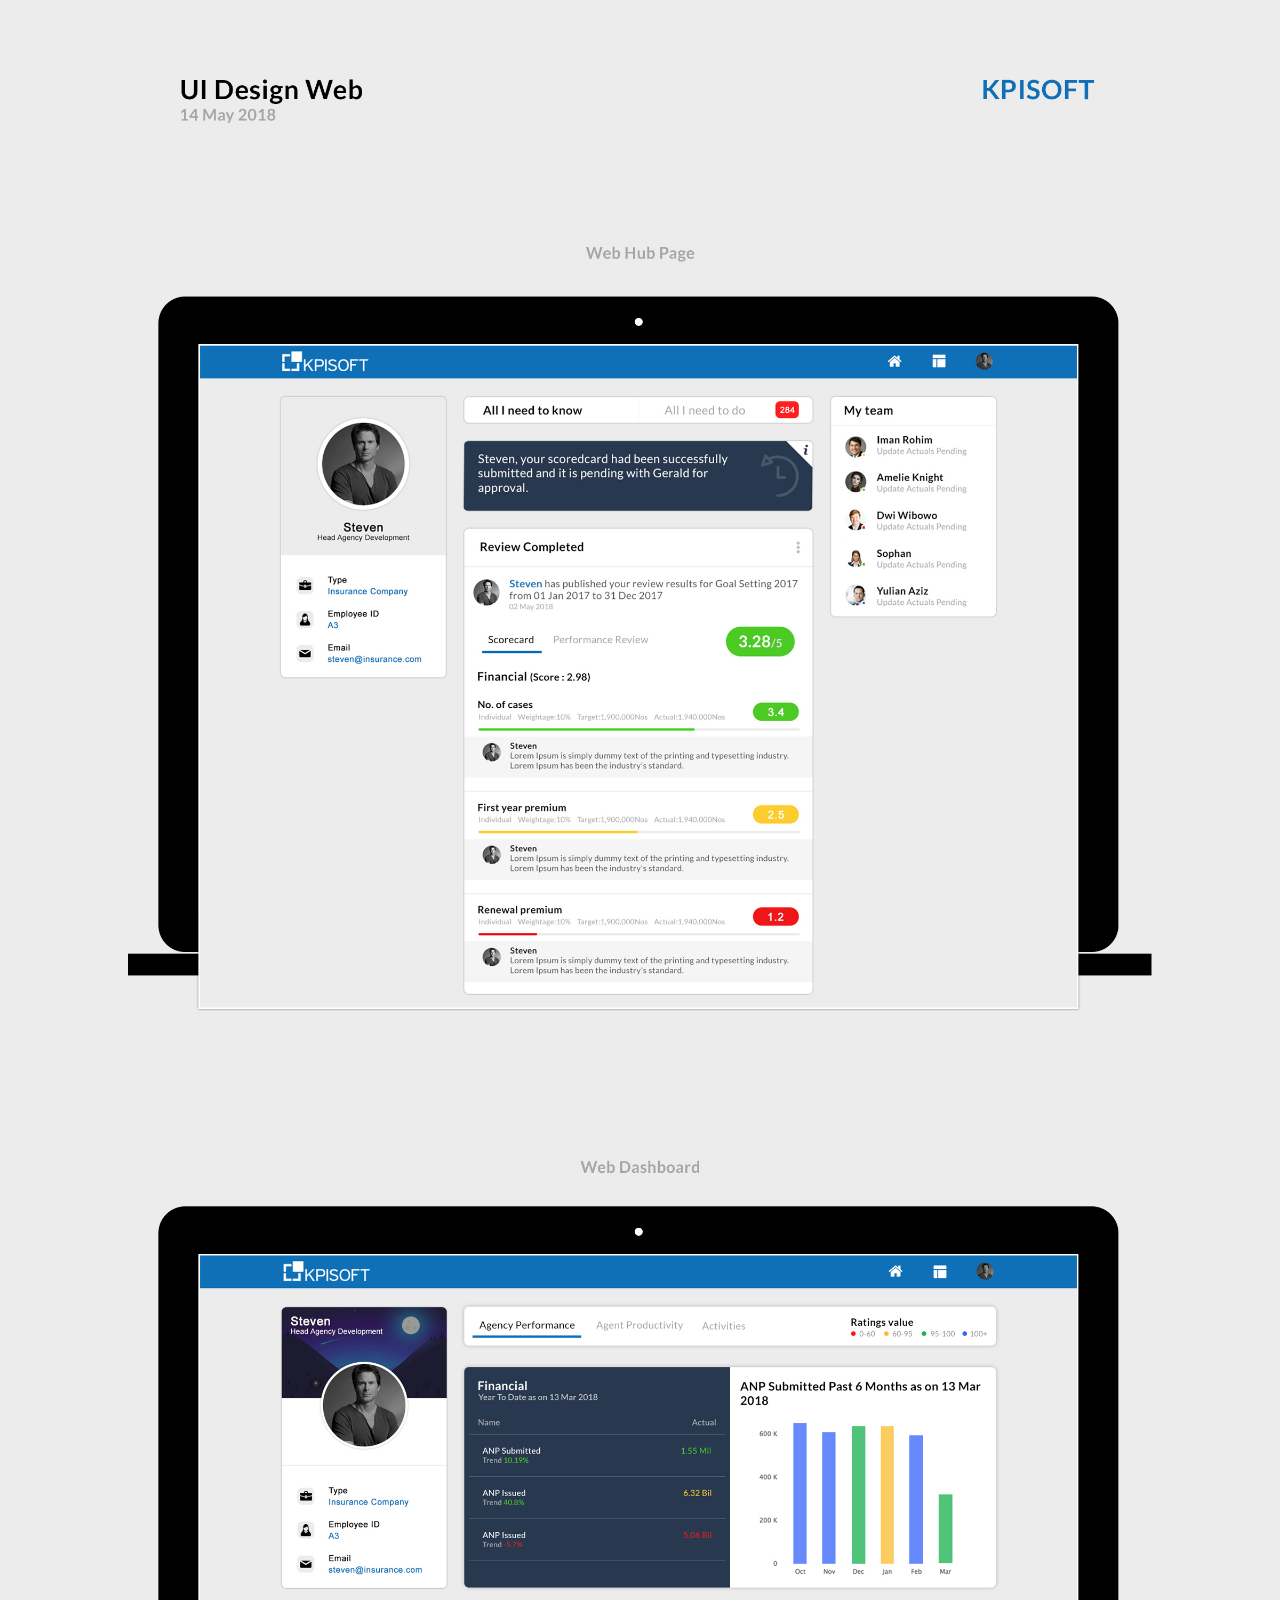
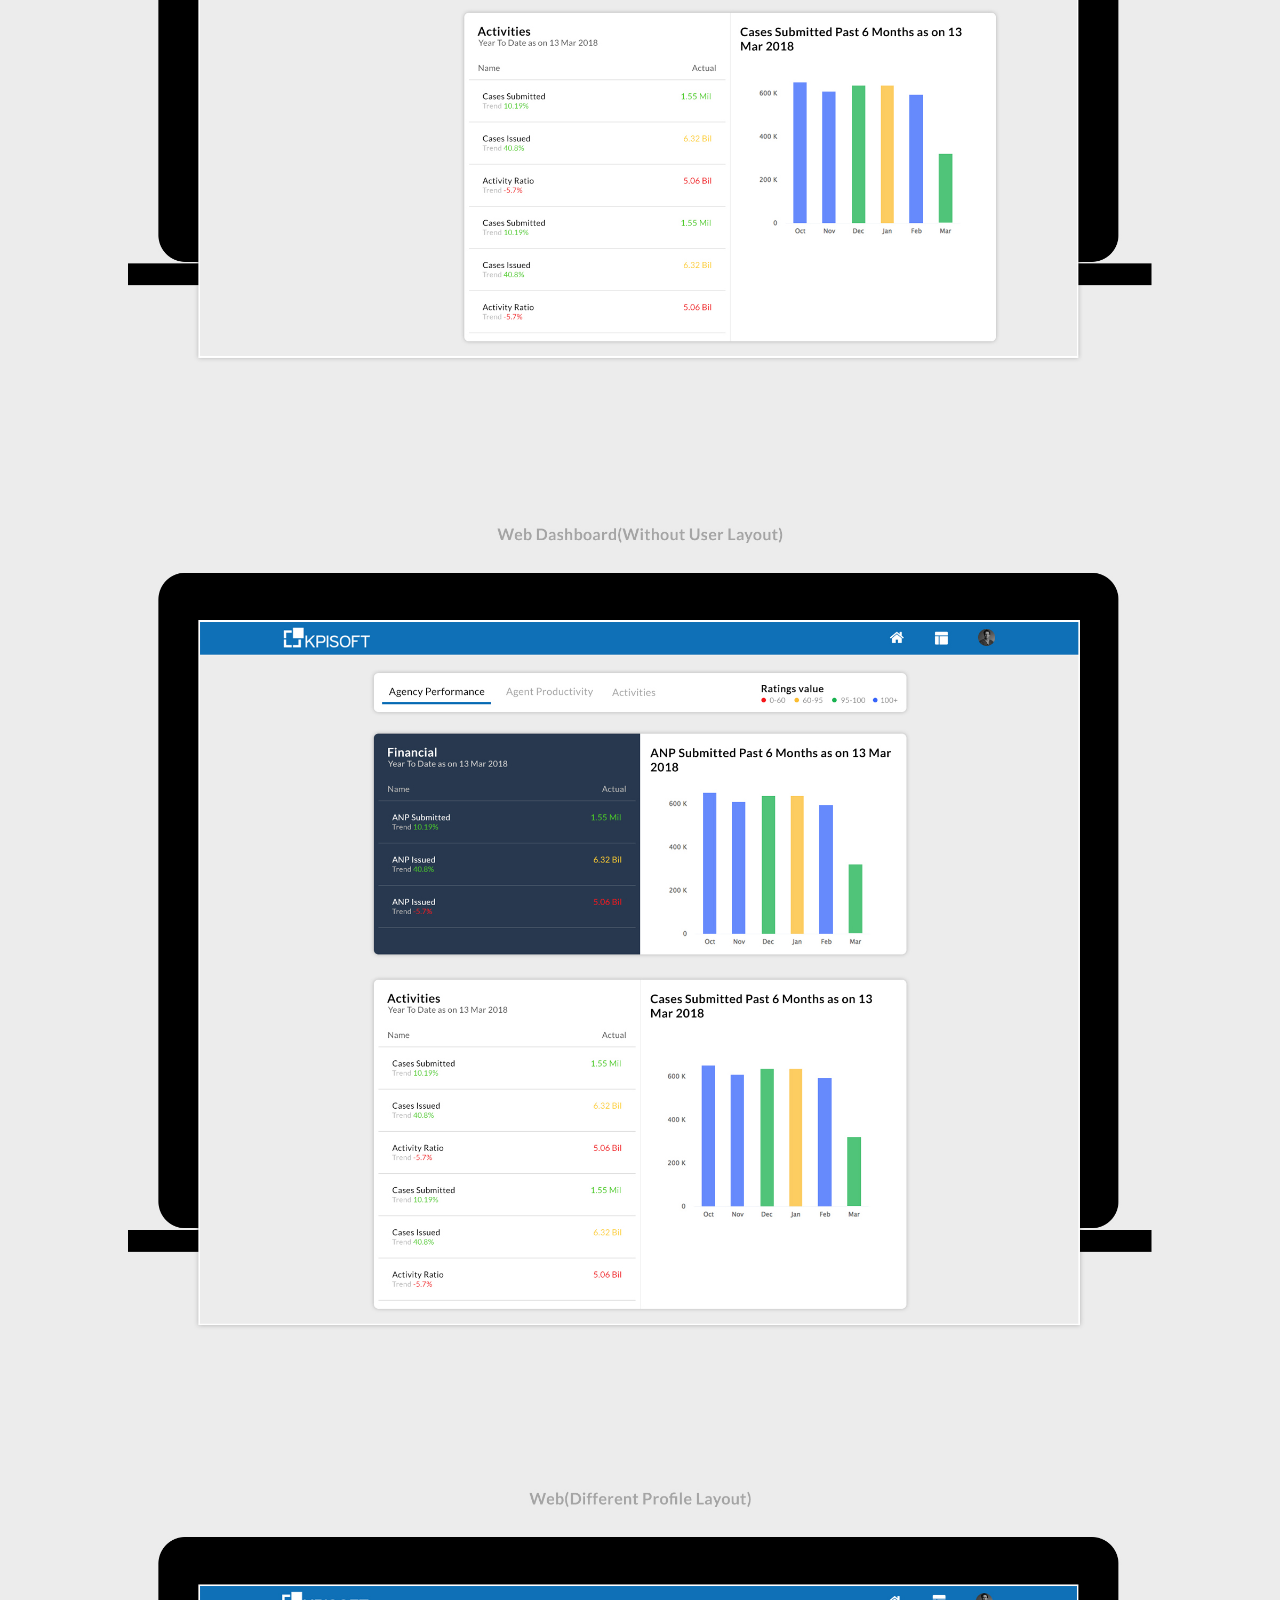
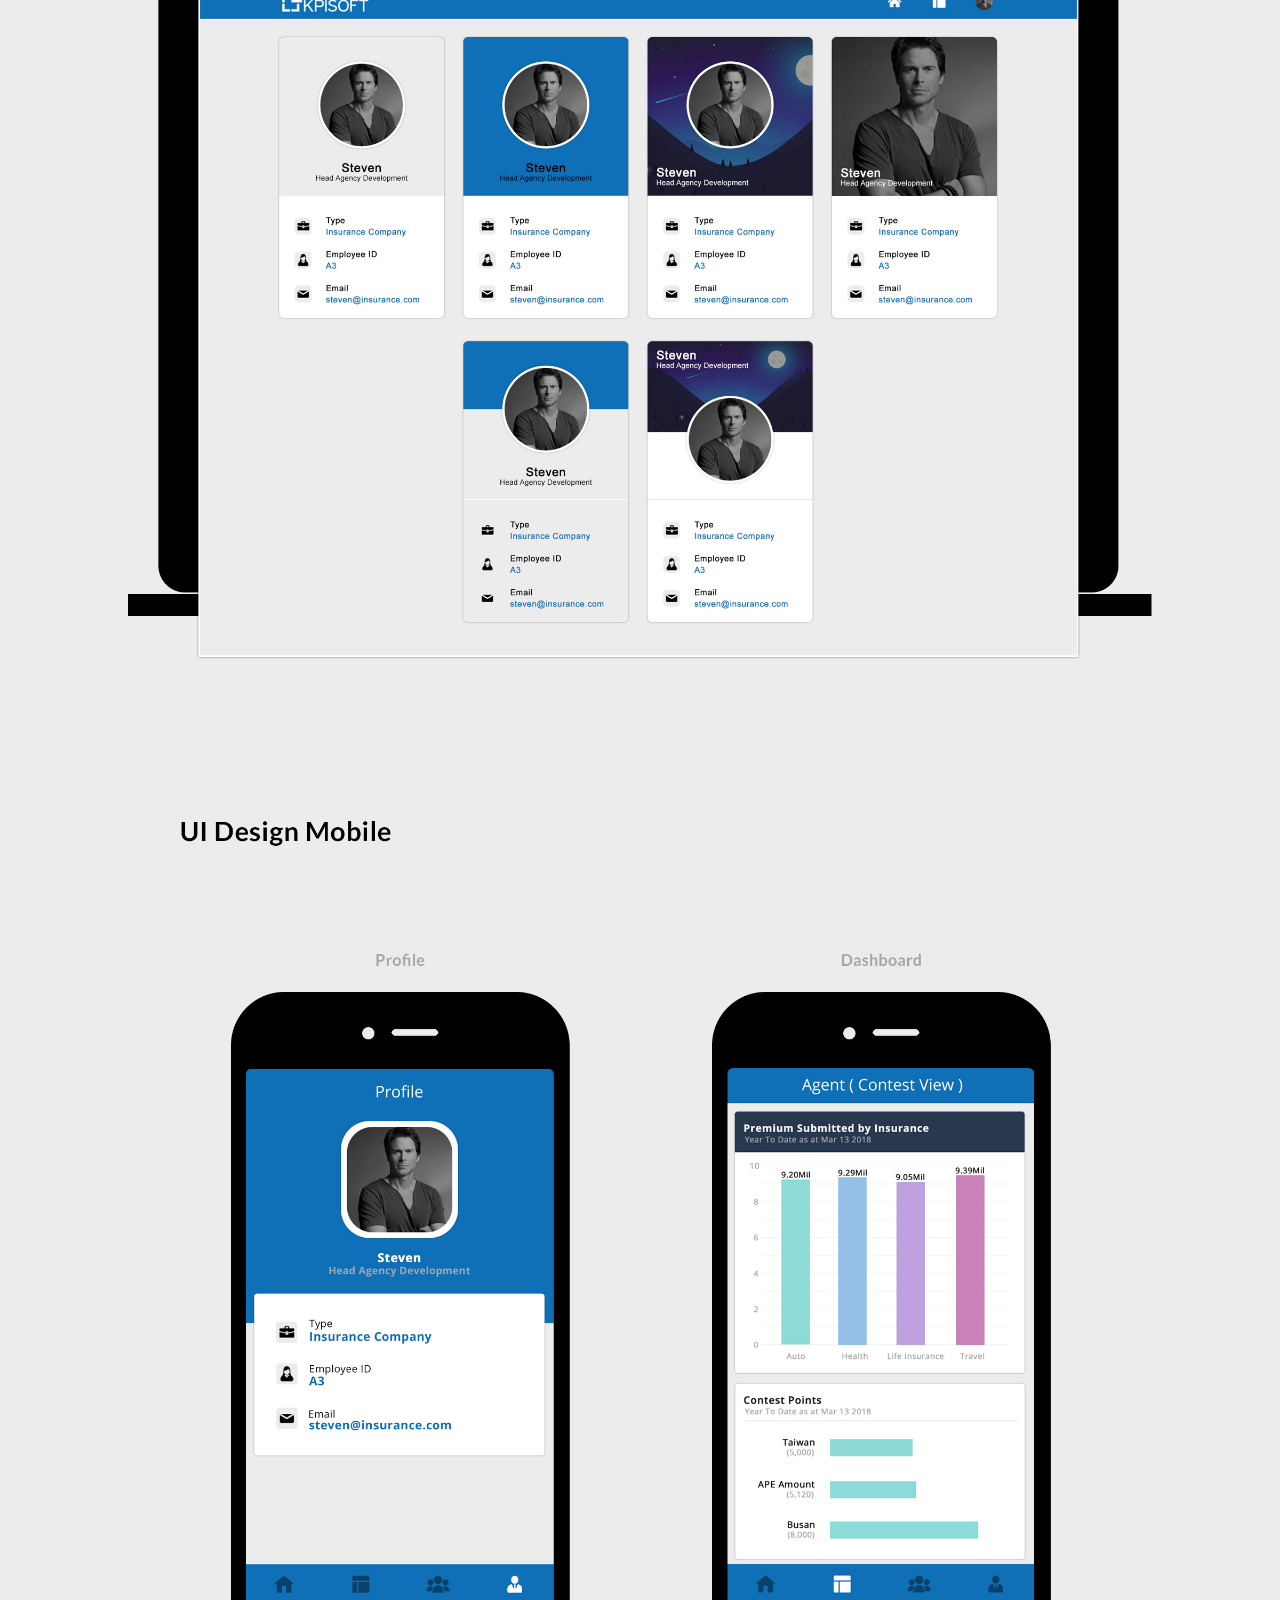
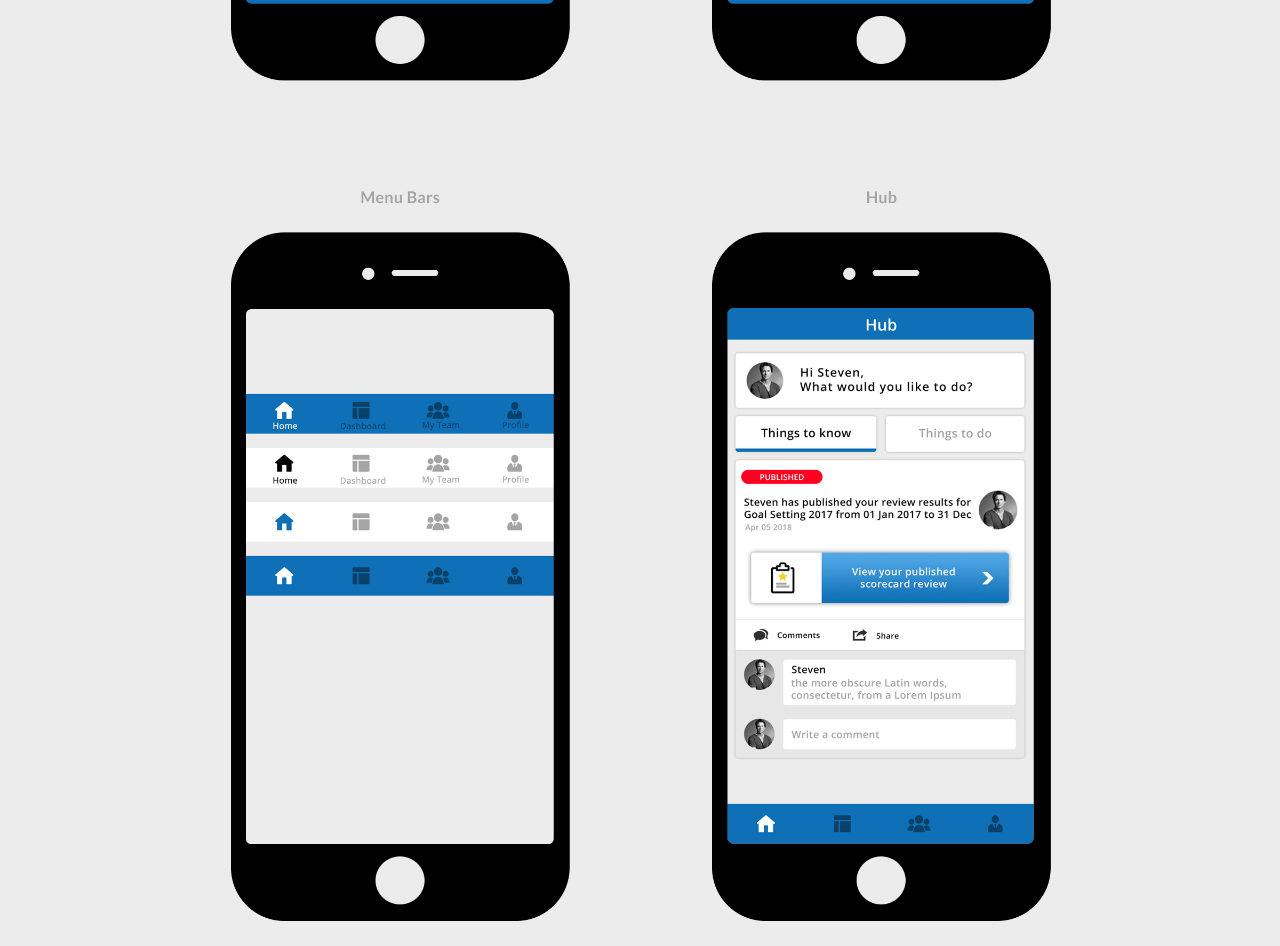
<file: index.html>
<!DOCTYPE html>
<html>
<title>UI Design</title>
<meta name="viewport" content="width=device-width, initial-scale=1">
<link rel="stylesheet" href="css/bootstrap.min.css">
<style>
    @media only screen and (min-width: 600px) {
      .wrap
    {
        width: 80%; margin: 0px auto;
    }  
    }
</style>
<body style="background-color: #ececec">
<div class="wrap">
    <img src="images/View.jpg" class="img-fluid" alt="Responsive image">
</div>

</body>
</html>
</file>
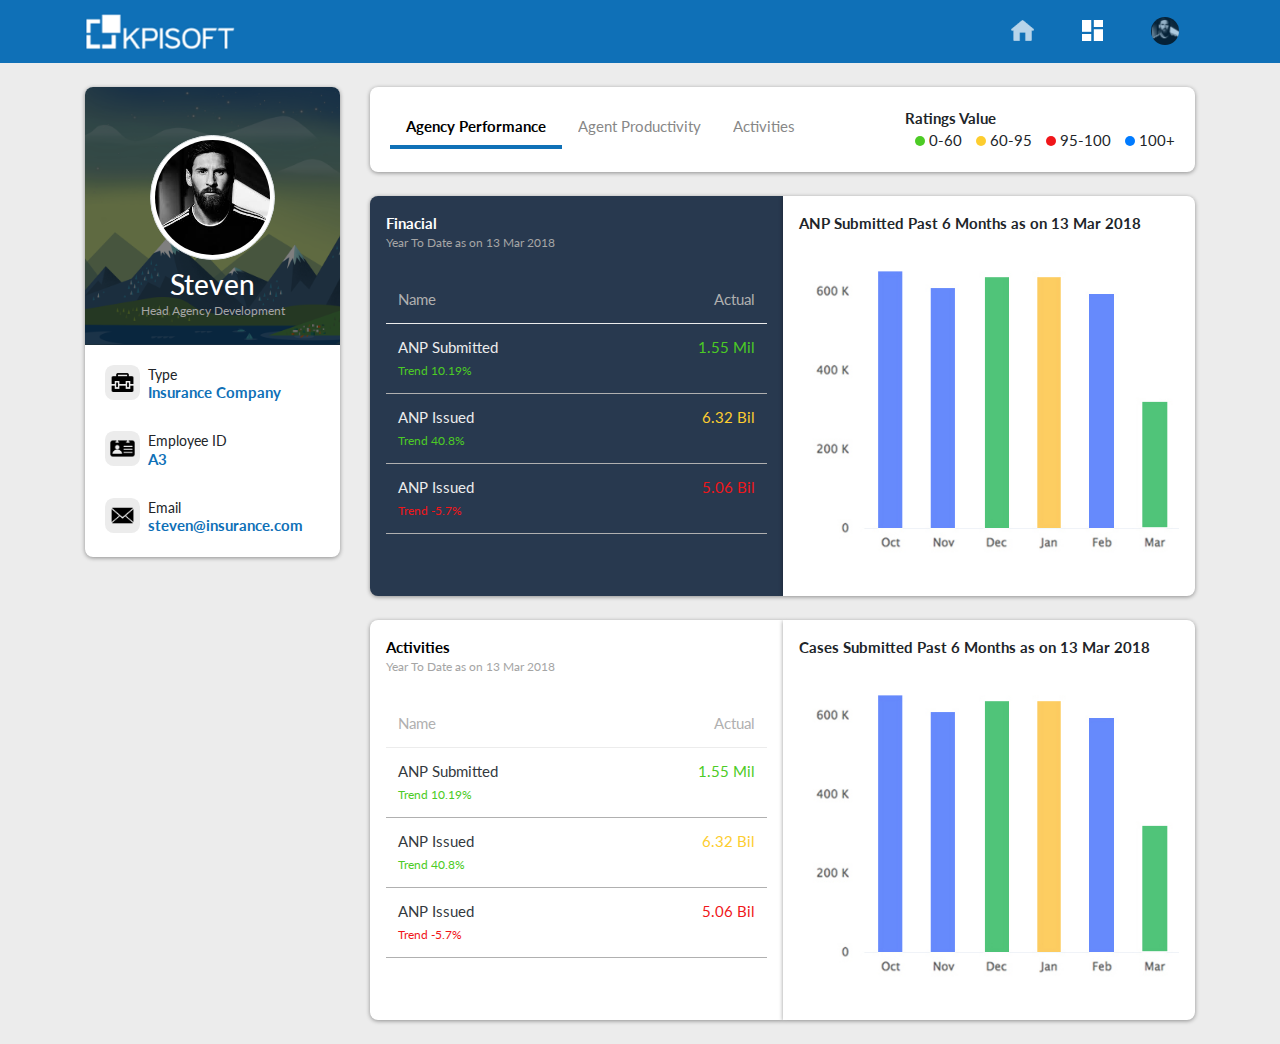
<file: dashboard.html>
<!doctype html>
<html>
<head>
<meta charset="utf-8">
<title>KPISoft</title>
<meta charset="utf-8">
<meta name="viewport" content="width=device-width, initial-scale=1">
<link rel="stylesheet" href="https://stackpath.bootstrapcdn.com/bootstrap/4.1.0/css/bootstrap.min.css">
<script src="https://code.jquery.com/jquery-3.3.1.slim.min.js"></script>
<script src="https://cdnjs.cloudflare.com/ajax/libs/popper.js/1.14.0/umd/popper.min.js"></script>
<script src="https://stackpath.bootstrapcdn.com/bootstrap/4.1.0/js/bootstrap.min.js"></script>
<link href="css/stylesheet.css" rel="stylesheet" type="text/css">
</head>

<body>
<!--Open Header-->
<nav class="navbar navbar-expand-lg">
  <div class="container"> <a class="navbar-brand" href="#"><img src="images/logo.png" width="150px"></a>
    <button class="navbar-toggler" type="button" data-toggle="collapse" data-target="#navbarText" aria-controls="navbarText" aria-expanded="false" aria-label="Toggle navigation"> <span class="navbar-toggler-icon"></span> </button>
    <div class="collapse navbar-collapse" id="navbarText">
      <ul class="navbar-nav mr-auto">
      </ul>
      <ul class="navbar-nav ml-auto">
        <li class="nav-item"> <a class="nav-link" href="home.html"><img src="images/home_w.png" class="mr-2" width="23px"><span class="menu-name">Home</span></a> </li>
        <li class="nav-item px-4 nopadding"> <a class="nav-link active" href="dashboard.html"><img src="images/dashboard.png" class="mr-2" width="21px"><span class="menu-name">Dashboard</span></a> </li>
        <li class="nav-item"> <a class="nav-link" href="#"><img src="images/steven.jpg" class="rounded-circle mr-2" width="28px"><span class="menu-name">Profile</span></a> </li>
      </ul>
    </div>
  </div>
</nav>
<!--Close Header-->

<div class="container">
  <div class="row"> 
    <!--Open Left Panel-->
    <div class="col-md-3 mt-4">
      <div class="card">
        <div class="card-header text-center pt-5 pb-4 bg-gray pf-bg"> <img src="images/steven.jpg" class="img-thumbnail pf-img">
          <h3 class="m-0 mt-2 text-white">Steven</h3>
          <p class="small">Head Agency Development</p>
        </div>
        <div class="card-body pb-0">
          <ul class="list-unstyled">
            <li class="media"> <img class="pf-icon mr-2" src="images/type.png" alt="">
              <div class="media-body">
                <p class="font-sm">Type</p>
                <b class="pf-tag">Insurance Company</b> </div>
            </li>
            <li class="media my-4"> <img class="pf-icon mr-2" src="images/id.png" alt="">
              <div class="media-body">
                <p class="font-sm">Employee ID</p>
                <b class="pf-tag">A3</b> </div>
            </li>
            <li class="media"> <img class="pf-icon mr-2" src="images/email.png" alt="">
              <div class="media-body">
                <p class="font-sm">Email</p>
                <b class="pf-tag">steven@insurance.com</b> </div>
            </li>
          </ul>
        </div>
      </div>
    </div>
    <!--Close Left Panel--> 
    <!--Open Middle Panel-->
    <div class="col-md-9 mt-4">
      <div class="row">
        <div class="col-12">
          <div class="card">
            <div class="card-body">
              <ul class="nav tabs float-left display-none-mobile">
                <li class="nav-item"> <a class="nav-link active" href="#">Agency Performance</a> </li>
                <li class="nav-item"> <a class="nav-link" href="#">Agent Productivity</a> </li>
                <li class="nav-item"> <a class="nav-link" href="#">Activities</a> </li>
              </ul>
              <select class="form-control mb-3 display-none-web">
                <option>Agency Performance</option>
                <option>Agent Productivity</option>
                <option>Activities</option>
              </select>
              <span class="float-right"> <b>Ratings Value</b>
              <p class="">
                            <div class="bg-green d-inline-block graph-rating"></div>
              0-60
              <div class="bg-yellow d-inline-block graph-rating"></div>
              60-95
              <div class="bg-red d-inline-block graph-rating"></div>
              95-100
              <div class="bg-primary d-inline-block graph-rating"></div>
              100+
              </p>
              </span> </div>
          </div>
        </div>
      </div>
      <div class="row my-4">
        <div class="col-md-6 pr-0 pr-mobile">
          <div class="graph-left p-3"> <b>Finacial</b>
            <div class="small">Year To Date as on 13 Mar 2018</div>
            <table class="table mt-4">
              <thead>
                <tr>
                  <th scope="col">Name</th>
                  <th scope="col" class="text-right">Actual</th>
                </tr>
              </thead>
              <tbody>
                <tr>
                  <th scope="row"><p>ANP Submitted</p>
                    <small class="text-green">Trend 10.19%</small></th>
                  <td class="text-right text-green">1.55 Mil</td>
                </tr>
                <tr>
                  <th scope="row"><p>ANP Issued</p>
                    <small class="text-green">Trend 40.8%</small></th>
                  <td class="text-right text-yellow">6.32 Bil</td>
                </tr>
                <tr>
                  <th scope="row"><p>ANP Issued</p>
                    <small class="text-red">Trend -5.7%</small></th>
                  <td class="text-right text-red">5.06 Bil</td>
                </tr>
              </tbody>
            </table>
          </div>
        </div>
        <div class="col-md-6 pl-0 pl-mobile">
          <div class="graph-right p-3"> <b>ANP Submitted Past 6 Months as on 13 Mar 2018</b> <img src="images/graph.jpg" class="img-fluid mt-4"> </div>
        </div>
      </div>
      <div class="row my-4">
        <div class="col-md-6 pr-0 pr-mobile">
          <div class="bg-white text-black graph-left p-3"> <b>Activities</b>
            <div class="small">Year To Date as on 13 Mar 2018</div>
            <table class="table mt-4">
              <thead>
                <tr>
                  <th scope="col">Name</th>
                  <th scope="col" class="text-right">Actual</th>
                </tr>
              </thead>
              <tbody>
                <tr>
                  <th scope="row"><p class="text-dark">ANP Submitted</p>
                    <small class="text-green">Trend 10.19%</small></th>
                  <td class="text-right text-green">1.55 Mil</td>
                </tr>
                <tr>
                  <th scope="row"><p class="text-dark">ANP Issued</p>
                    <small class="text-green">Trend 40.8%</small></th>
                  <td class="text-right text-yellow">6.32 Bil</td>
                </tr>
                <tr>
                  <th scope="row"><p class="text-dark">ANP Issued</p>
                    <small class="text-red">Trend -5.7%</small></th>
                  <td class="text-right text-red">5.06 Bil</td>
                </tr>
              </tbody>
            </table>
          </div>
        </div>
        <div class="col-md-6 pl-0 pl-mobile">
          <div class="graph-right p-3"> <b>Cases Submitted Past 6 Months as on 13 Mar 2018</b> <img src="images/graph.jpg" class="img-fluid mt-4"> </div>
        </div>
      </div>
    </div>
    <!--Close Middle Panel--> 
    
  </div>
</div>
</body>
</html>
</file>
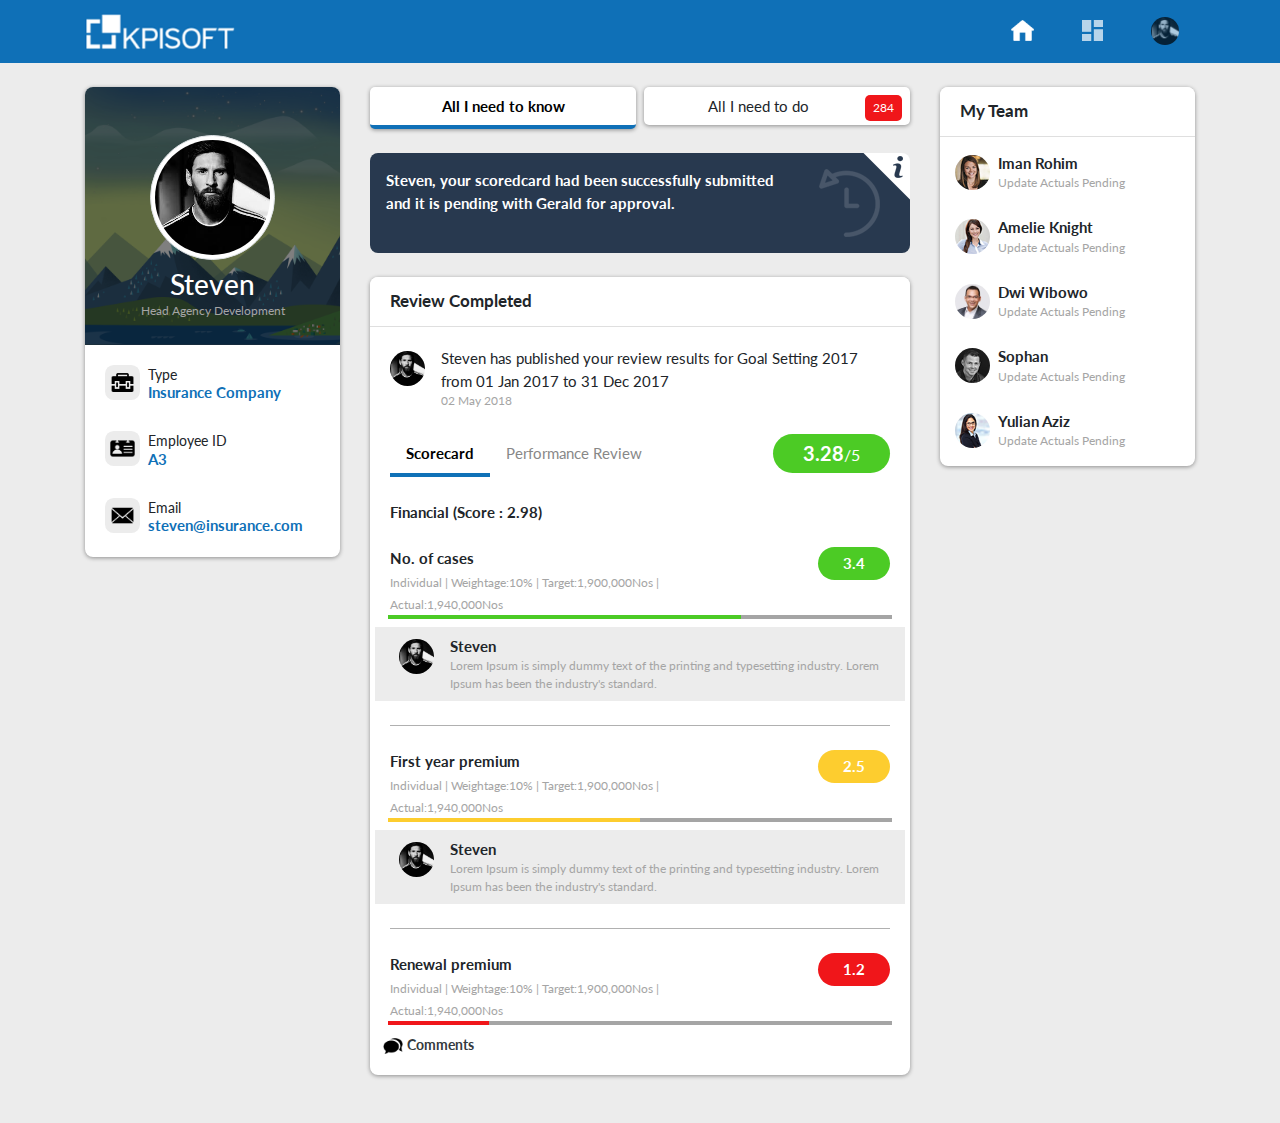
<file: home.html>
<!doctype html>
<html>
<head>
<meta charset="utf-8">
<title>KPISoft</title>
<meta charset="utf-8">
<meta name="viewport" content="width=device-width, initial-scale=1">
<link rel="stylesheet" href="https://stackpath.bootstrapcdn.com/bootstrap/4.1.0/css/bootstrap.min.css">
<script src="https://code.jquery.com/jquery-3.3.1.slim.min.js"></script>
<script src="https://cdnjs.cloudflare.com/ajax/libs/popper.js/1.14.0/umd/popper.min.js"></script>
<script src="https://stackpath.bootstrapcdn.com/bootstrap/4.1.0/js/bootstrap.min.js"></script>
<link href="css/stylesheet.css" rel="stylesheet" type="text/css">
</head>

<body>
<!--Open Header-->
<nav class="navbar navbar-expand-lg">
  <div class="container"> <a class="navbar-brand" href="#"><img src="images/logo.png" width="150px"></a>
    <button class="navbar-toggler" type="button" data-toggle="collapse" data-target="#navbarText" aria-controls="navbarText" aria-expanded="false" aria-label="Toggle navigation"> <span class="navbar-toggler-icon"></span> </button>
    <div class="collapse navbar-collapse" id="navbarText">
      <ul class="navbar-nav mr-auto">
      </ul>
      <ul class="navbar-nav ml-auto">
        <li class="nav-item"> <a class="nav-link active" href="home.html"><img src="images/home_w.png" class="mr-2" width="23px"><span class="menu-name">Home</span></a> </li>
        <li class="nav-item px-4 nopadding"> <a class="nav-link" href="dashboard.html"><img src="images/dashboard.png" class="mr-2" width="21px"><span class="menu-name">Dashboard</span></a> </li>
        <li class="nav-item"> <a class="nav-link" href="#"><img src="images/steven.jpg" class="rounded-circle mr-2" width="28px"><span class="menu-name">Profile</span></a> </li>
      </ul>
    </div>
  </div>
</nav>
<!--Close Header-->

<div class="container">
  <div class="row"> 
    <!--Open Left Panel-->
    <div class="col-md-3 mt-4 pf-box">
      <div class="card">
        <div class="card-header text-center pt-5 pb-4 bg-gray pf-bg"> <img src="images/steven.jpg" class="img-thumbnail pf-img">
          <h3 class="m-0 mt-2 text-white">Steven</h3>
          <p class="small">Head Agency Development</p>
        </div>
        <div class="card-body pb-0">
          <ul class="list-unstyled">
            <li class="media"> <img class="pf-icon mr-2" src="images/type.png" alt="">
              <div class="media-body">
                <p class="font-sm">Type</p>
                <b class="pf-tag">Insurance Company</b> </div>
            </li>
            <li class="media my-4"> <img class="pf-icon mr-2" src="images/id.png" alt="">
              <div class="media-body">
                <p class="font-sm">Employee ID</p>
                <b class="pf-tag">A3</b> </div>
            </li>
            <li class="media"> <img class="pf-icon mr-2" src="images/email.png" alt="">
              <div class="media-body">
                <p class="font-sm">Email</p>
                <b class="pf-tag">steven@insurance.com</b> </div>
            </li>
          </ul>
        </div>
      </div>
    </div>
    <!--Close Left Panel--> 
    <!--Open Middle Panel-->
    <div class="col-md-6 mt-4">
      <div class="row text-center m-0">
        <div class="col-6 pl-0 pr-1">
          <div class="card p-2 main-tab active">All I need to know</div>
        </div>
        <div class="col-6 pr-0 pl-1">
          <div class="card p-2 main-tab d-block" >All I need to do <small class="scoreinfo bg-red text-white py-1 px-2 float-right">284</small> </div>
        </div>
      </div>
      <div class="pending p-3 my-4">Steven, your scoredcard had been successfully submitted and it is pending with Gerald for approval.</div>
      <div class="card">
        <div class="card-header"><b class="font-big">Review Completed</b></div>
        <div class="card-body">
          <div class="row">
            <div class="col-12">
              <div class="media"> <img class="profile-img-sm mr-3 mt-1" src="images/steven.jpg" alt="">
                <div class="media-body">
                  <p class="m-0">Steven has published your review results for Goal Setting 2017 from 01 Jan 2017 to 31 Dec 2017</p>
                  <p class="small">02 May 2018</p>
                </div>
              </div>
            </div>
          </div>
          <div class="row mt-4">
            <div class="col-md-3 order-md-2"> <span class="score bg-green text-white">3.28<small class="text-white">/5</small></span> </div>
            <div class="col-md-9">
              <ul class="nav tabs">
                <li class="nav-item"> <a class="nav-link active" href="#">Scorecard</a> </li>
                <li class="nav-item"> <a class="nav-link" href="#">Performance Review</a> </li>
              </ul>
            </div>
          </div>
          <div class="row">
            <div class="col-12 mt-4 mb-4"><b>Financial (Score : 2.98)</b></div>
          </div>
          <div class="row">
            <div class="col-9">
              <p class="m-0"><b>No. of cases</b></p>
              <small>Individual | Weightage:10% | Target:1,900,000Nos | Actual:1,940,000Nos</small></div>
            <div class="col-3"><span class="scoreinfo2 float-right bg-green">3.4</span></div>
            <div class="m-auto p-bar">
              <div class="bg-green green-bar"></div>
            </div>
          </div>
          <div class="row mt-2">
            <div class="media p-2 px-4 bg-gray"> <img class="profile-img-sm mr-3 mt-1" src="images/steven.jpg" alt="">
              <div class="media-body"> <b>Steven</b>
                <p class="small">Lorem Ipsum is simply dummy text of the printing and typesetting industry. Lorem Ipsum has been the industry's standard.</p>
              </div>
            </div>
          </div>
          <div class="line my-4"></div>
          <div class="row">
            <div class="col-9">
              <p class="m-0"><b>First year premium</b></p>
              <small>Individual | Weightage:10% | Target:1,900,000Nos | Actual:1,940,000Nos</small></div>
            <div class="col-3"><span class="scoreinfo2 float-right bg-yellow">2.5</span></div>
            <div class="m-auto p-bar">
              <div class="bg-yellow yellow-bar"></div>
            </div>
          </div>
          <div class="row mt-2">
            <div class="media p-2 px-4 bg-gray"> <img class="profile-img-sm mr-3 mt-1" src="images/steven.jpg" alt="">
              <div class="media-body"> <b>Steven</b>
                <p class="small">Lorem Ipsum is simply dummy text of the printing and typesetting industry. Lorem Ipsum has been the industry's standard.</p>
              </div>
            </div>
          </div>
          <div class="line my-4"></div>
          <div class="row">
            <div class="col-9">
              <p class="m-0"><b>Renewal premium</b></p>
              <small>Individual | Weightage:10% | Target:1,900,000Nos | Actual:1,940,000Nos</small></div>
            <div class="col-3"><span class="scoreinfo2 float-right bg-red">1.2</span></div>
            <div class="m-auto p-bar">
              <div class="bg-red red-bar"></div>
            </div>
          </div>
          <div class="row mt-2">
            <p class=""> <a class="ml-2 font-sm" data-toggle="collapse" href="#collapseExample" role="button" aria-expanded="false" aria-controls="collapseExample"> <img src="images/chat.png" width="20px"> <b class="text-dark">Comments</b> </a> </p>
            <div class="collapse mt-2" id="collapseExample">
              <div class="card card-body p-0 comment-drop bg-gray">
                <div class="media p-2 px-4"> <img class="profile-img-sm mr-3 mt-1" src="images/steven.jpg" alt="">
                  <div class="media-body"> <b>Steven</b>
                    <p class="small">Lorem Ipsum is simply dummy text of the printing and typesetting industry. Lorem Ipsum has been the industry's standard.</p>
                  </div>
                </div>
              </div>
            </div>
          </div>
        </div>
      </div>
    </div>
    <!--Close Middle Panel--> 
    <!--Open Right Panel-->
    <div class="col-md-3 myteam mt-4 mb-5">
      <div class="card">
        <div class="card-header"> <b class="font-big">My Team</b> </div>
        <div class="card-body pb-0">
          <ul class="list-unstyled">
            <li class="media"> <img class="profile-img-sm mr-2" src="images/profile1.jpg" alt="">
              <div class="media-body"> <b class="">Iman Rohim</b>
                <p class="small m-0">Update Actuals Pending</p>
              </div>
            </li>
            <li class="media my-4"> <img class="profile-img-sm mr-2" src="images/profile2.jpg" alt="">
              <div class="media-body"> <b class="">Amelie Knight</b>
                <p class="small m-0">Update Actuals Pending</p>
              </div>
            </li>
            <li class="media my-4"> <img class="profile-img-sm mr-2" src="images/profile3.jpg" alt="">
              <div class="media-body"> <b class="">Dwi Wibowo</b>
                <p class="small m-0">Update Actuals Pending</p>
              </div>
            </li>
            <li class="media my-4"> <img class="profile-img-sm mr-2" src="images/profile4.jpg" alt="">
              <div class="media-body"> <b class="">Sophan</b>
                <p class="small m-0">Update Actuals Pending</p>
              </div>
            </li>
            <li class="media"> <img class="profile-img-sm mr-2" src="images/profile5.jpg" alt="">
              <div class="media-body"> <b class="">Yulian Aziz</b>
                <p class="small m-0">Update Actuals Pending</p>
              </div>
            </li>
          </ul>
        </div>
      </div>
    </div>
    <!--Closed Right Panel--> 
    <div class="m-4"></div>
  </div>
</div>
</body>
</html>
</file>
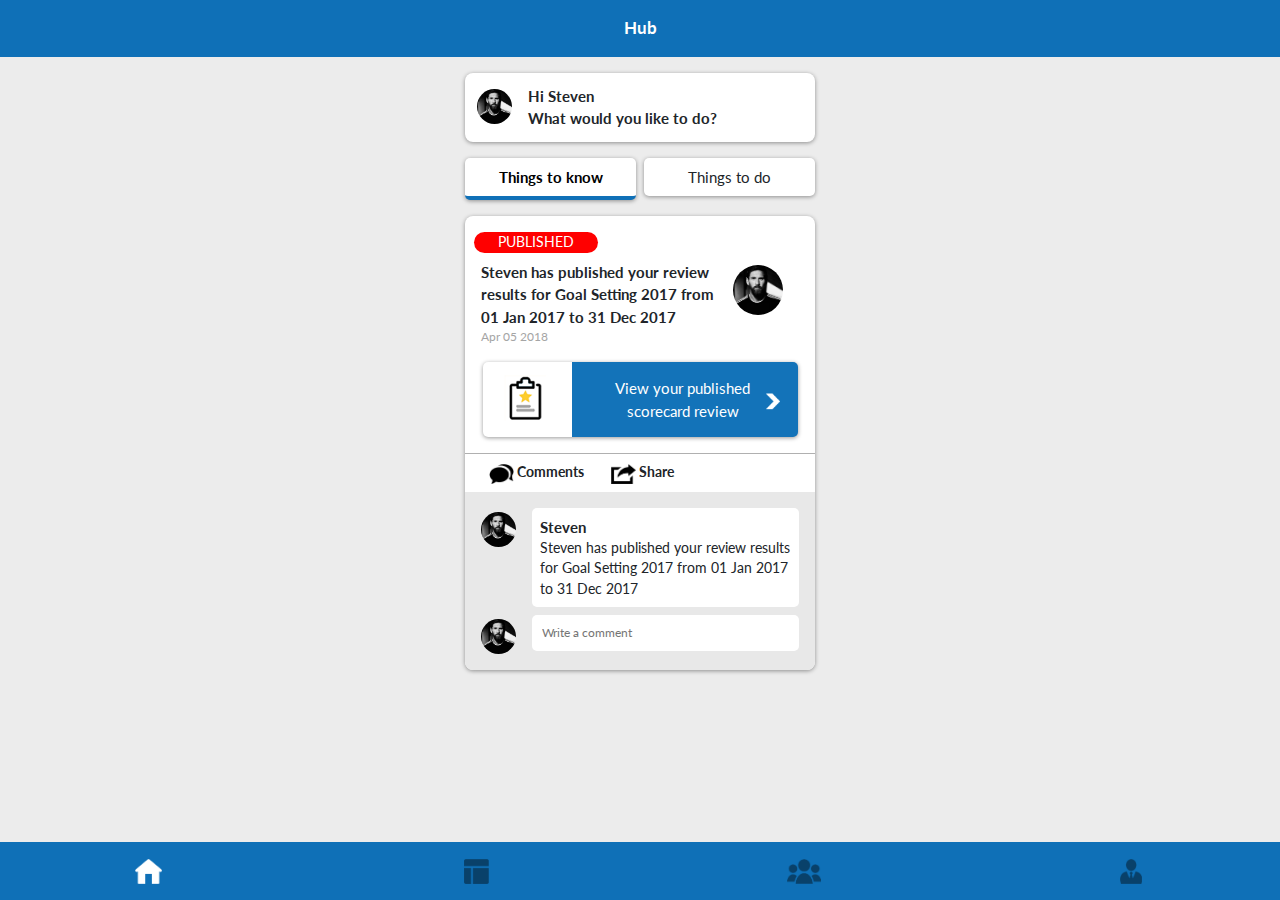
<file: mobile.html>
<!doctype html>
<html>
<head>
<meta charset="utf-8">
<title>KPISoft</title>
<meta charset="utf-8">
<meta name="viewport" content="width=device-width, initial-scale=1">
<meta name="viewport" content="width=device-width, initial-scale=1.0, maximum-scale=1.0, user-scalable=0" />
<link rel="stylesheet" href="https://stackpath.bootstrapcdn.com/bootstrap/4.1.0/css/bootstrap.min.css">
<script src="https://code.jquery.com/jquery-3.3.1.slim.min.js"></script>
<script src="https://cdnjs.cloudflare.com/ajax/libs/popper.js/1.14.0/umd/popper.min.js"></script>
<script src="https://stackpath.bootstrapcdn.com/bootstrap/4.1.0/js/bootstrap.min.js"></script>
<link href="css/stylesheet.css" rel="stylesheet" type="text/css">
</head>

<body>
<!--Open Header-->
<header class="text-center text-white py-3 font-weight-bold font-big">Hub</header>
<!--Close Header-->

<div class="container mb-5">
  <div class="row justify-content-md-center"> 
    
    <!--Open Middle Panel-->
    <div class="col-md-4 mt-3 mb-5">
      <div class="card mb-3 p-1">
        <div class="card-body p-0">
          <div class="media p-2"> <img class="profile-img-sm mr-3 mt-1" src="images/steven.jpg" alt="">
            <div class="media-body"> <b>Hi Steven</b> <br/>
              <b>What would you like to do?</b> </div>
          </div>
        </div>
      </div>
      <div class="row text-center m-0">
        <div class="col-6 pl-0 pr-1">
          <div class="card p-2 main-tab active">Things to know</div>
        </div>
        <div class="col-6 pr-0 pl-1">
          <div class="card p-2 main-tab d-block" >Things to do</div>
        </div>
      </div>
      <div class="card mt-3">
        <div class="card-body p-0">
          <div class="row p-3">
           <div class="published px-4 ml-2 mb-2 font-sm">PUBLISHED</div>
            <div class="col-12">
              <div class="media">
                <div class="media-body mr-1">
                  <p class="m-0 font-weight-bold">Steven has published your review results for Goal Setting 2017 from 01 Jan 2017 to 31 Dec 2017</p>
                  <p class="small">Apr 05 2018</p>
                </div>
                <img class="profile-img-mobile mr-3 mt-1" src="images/steven.jpg" alt=""> </div>
            </div>
          </div>
          <div class="text-center">
            <button class="btn-review">View your published scorecard review</button>
          </div>
          <div class="line mt-3"></div>
          <div class="row p-2 chat-share">
            <div class="col-12 font-sm font-weight-bold"><img src="images/chat.png" class="ml-3"> Comments <img src="images/share.png" class="ml-4"> Share</div>
          </div>
          <div class="row">
            <div class="col-12">
              <div class="bg-chat p-3">
                <div class="media"> <img class="profile-img-sm mr-3 mt-1" src="images/steven.jpg" alt="">
                  <div class="media-body chat p-2">
                    <p class=""><b>Steven</b></p>
                    <p class="m-0 font-sm">Steven has published your review results for Goal Setting 2017 from 01 Jan 2017 to 31 Dec 2017</p>
                  </div>
                </div>
                <div class="media mt-2"> <img class="profile-img-sm mr-3 mt-1" src="images/steven.jpg" alt="">
                  <div class="media-body chat p-2">
                    <p class="small">
                      <input type="text" placeholder="Write a comment" class="write-comment">
                    </p>
                  </div>
                </div>
              </div>
            </div>
          </div>
        </div>
      </div>
    </div>
    <!--Close Middle Panel--> 
    
  </div>
</div>

<!--Open Footer-->
<footer class="py-3">
  <div class="row">
    <div class="col-3"><a href="mobile.html"><img src="images/home_w.png"></a></div>
    <div class="col-3"><a href="mobile_dashboard.html"><img src="images/dashboard1.png"></a></div>
    <div class="col-3"><a href="mobile_myteam.html"><img src="images/team.png"></a></div>
    <div class="col-3"><a href="mobile_profile.html"><img src="images/profile.png"></a></div>
  </div>
</footer>
</body>
</html>
</file>
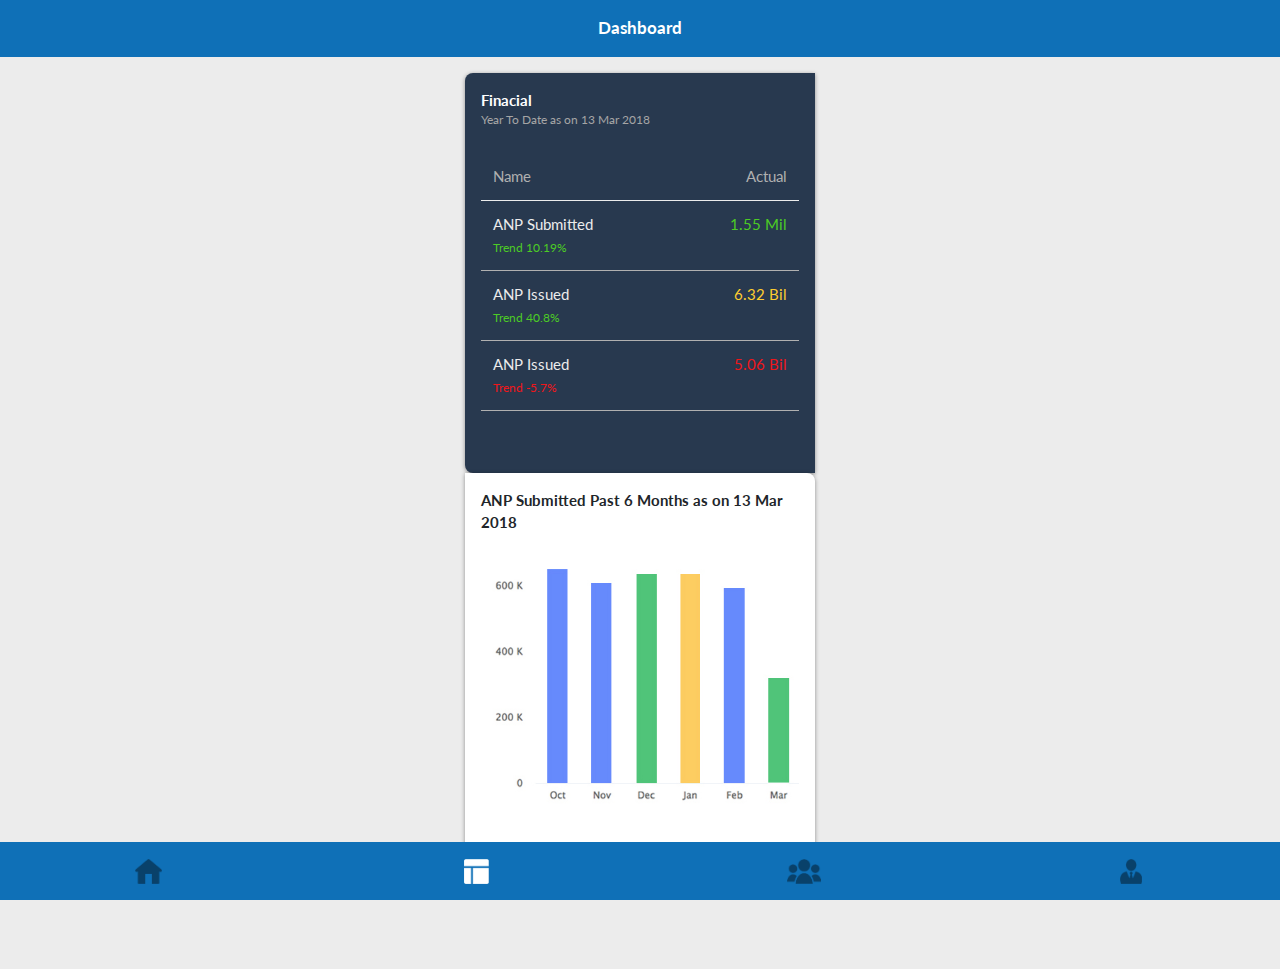
<file: mobile_dashboard.html>
<!doctype html>
<html>
<head>
<meta charset="utf-8">
<title>KPISoft</title>
<meta charset="utf-8">
<meta name="viewport" content="width=device-width, initial-scale=1">
<meta name="viewport" content="width=device-width, initial-scale=1.0, maximum-scale=1.0, user-scalable=0" />
<link rel="stylesheet" href="https://stackpath.bootstrapcdn.com/bootstrap/4.1.0/css/bootstrap.min.css">
<script src="https://code.jquery.com/jquery-3.3.1.slim.min.js"></script>
<script src="https://cdnjs.cloudflare.com/ajax/libs/popper.js/1.14.0/umd/popper.min.js"></script>
<script src="https://stackpath.bootstrapcdn.com/bootstrap/4.1.0/js/bootstrap.min.js"></script>
<link href="css/stylesheet.css" rel="stylesheet" type="text/css">
</head>

<body>
<!--Open Header-->
<header class="text-center text-white py-3 font-weight-bold font-big">Dashboard</header>
<!--Close Header-->

<div class="container mb-5">
  <div class="row justify-content-md-center"> 
    
    <!--Open Middle Panel-->
    <div class="col-md-4 mt-3 mb-5">
      <div class="graph-left p-3"> <b>Finacial</b>
        <div class="small">Year To Date as on 13 Mar 2018</div>
        <table class="table mt-4">
          <thead>
            <tr>
              <th scope="col">Name</th>
              <th scope="col" class="text-right">Actual</th>
            </tr>
          </thead>
          <tbody>
            <tr>
              <th scope="row"><p>ANP Submitted</p>
                <small class="text-green">Trend 10.19%</small></th>
              <td class="text-right text-green">1.55 Mil</td>
            </tr>
            <tr>
              <th scope="row"><p>ANP Issued</p>
                <small class="text-green">Trend 40.8%</small></th>
              <td class="text-right text-yellow">6.32 Bil</td>
            </tr>
            <tr>
              <th scope="row"><p>ANP Issued</p>
                <small class="text-red">Trend -5.7%</small></th>
              <td class="text-right text-red">5.06 Bil</td>
            </tr>
          </tbody>
        </table>
      </div>
      <div class="graph-right p-3"> <b>ANP Submitted Past 6 Months as on 13 Mar 2018</b> <img src="images/graph.jpg" class="img-fluid mt-4"> </div>
    </div>
    <!--Close Middle Panel--> 
    
  </div>
</div>

<!--Open Footer-->
<footer class="py-3">
  <div class="row">
    <div class="col-3"><a href="mobile.html"><img src="images/home.png"></a></div>
    <div class="col-3"><a href="mobile_dashboard.html"><img src="images/dashboard1_w.png"></a></div>
    <div class="col-3"><a href="mobile_myteam.html"><img src="images/team.png"></a></div>
    <div class="col-3"><a href="mobile_profile.html"><img src="images/profile.png"></a></div>
  </div>
</footer>
</body>
</html>
</file>
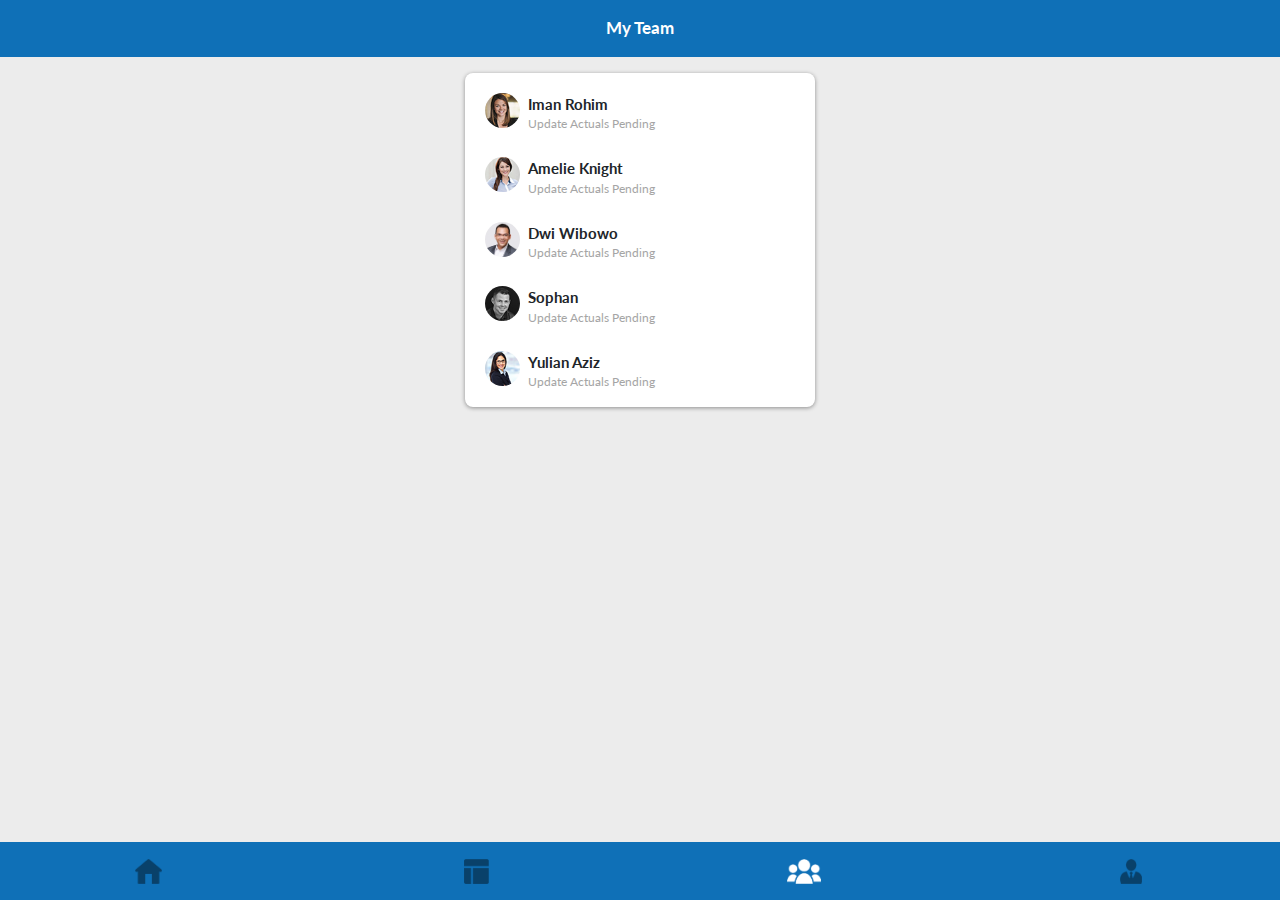
<file: mobile_myteam.html>
<!doctype html>
<html>
<head>
<meta charset="utf-8">
<title>KPISoft</title>
<meta charset="utf-8">
<meta name="viewport" content="width=device-width, initial-scale=1">
<meta name="viewport" content="width=device-width, initial-scale=1.0, maximum-scale=1.0, user-scalable=0" />
<link rel="stylesheet" href="https://stackpath.bootstrapcdn.com/bootstrap/4.1.0/css/bootstrap.min.css">
<script src="https://code.jquery.com/jquery-3.3.1.slim.min.js"></script>
<script src="https://cdnjs.cloudflare.com/ajax/libs/popper.js/1.14.0/umd/popper.min.js"></script>
<script src="https://stackpath.bootstrapcdn.com/bootstrap/4.1.0/js/bootstrap.min.js"></script>
<link href="css/stylesheet.css" rel="stylesheet" type="text/css">
</head>

<body>
<!--Open Header-->
<header class="text-center text-white py-3 font-weight-bold font-big">My Team</header>
<!--Close Header-->

<div class="container mb-5">
  <div class="row justify-content-md-center"> 
    
    <!--Open Middle Panel-->
    <div class="col-md-4 mt-3 mb-5">
      <div class="card">
        <div class="card-body pb-0">
          <ul class="list-unstyled">
            <li class="media"> <img class="profile-img-sm mr-2" src="images/profile1.jpg" alt="">
              <div class="media-body"> <b class="">Iman Rohim</b>
                <p class="small m-0">Update Actuals Pending</p>
              </div>
            </li>
            <li class="media my-4"> <img class="profile-img-sm mr-2" src="images/profile2.jpg" alt="">
              <div class="media-body"> <b class="">Amelie Knight</b>
                <p class="small m-0">Update Actuals Pending</p>
              </div>
            </li>
            <li class="media my-4"> <img class="profile-img-sm mr-2" src="images/profile3.jpg" alt="">
              <div class="media-body"> <b class="">Dwi Wibowo</b>
                <p class="small m-0">Update Actuals Pending</p>
              </div>
            </li>
            <li class="media my-4"> <img class="profile-img-sm mr-2" src="images/profile4.jpg" alt="">
              <div class="media-body"> <b class="">Sophan</b>
                <p class="small m-0">Update Actuals Pending</p>
              </div>
            </li>
            <li class="media"> <img class="profile-img-sm mr-2" src="images/profile5.jpg" alt="">
              <div class="media-body"> <b class="">Yulian Aziz</b>
                <p class="small m-0">Update Actuals Pending</p>
              </div>
            </li>
          </ul>
        </div>
      </div>
    </div>
    <!--Close Middle Panel--> 
    
  </div>
</div>

<!--Open Footer-->
<footer class="py-3">
  <div class="row">
    <div class="col-3"><a href="mobile.html"><img src="images/home.png"></a></div>
    <div class="col-3"><a href="mobile_dashboard.html"><img src="images/dashboard1.png"></a></div>
    <div class="col-3"><a href="mobile_myteam.html"><img src="images/team_w.png"></a></div>
    <div class="col-3"><a href="mobile_profile.html"><img src="images/profile.png"></a></div>
  </div>
</footer>
</body>
</html>
</file>
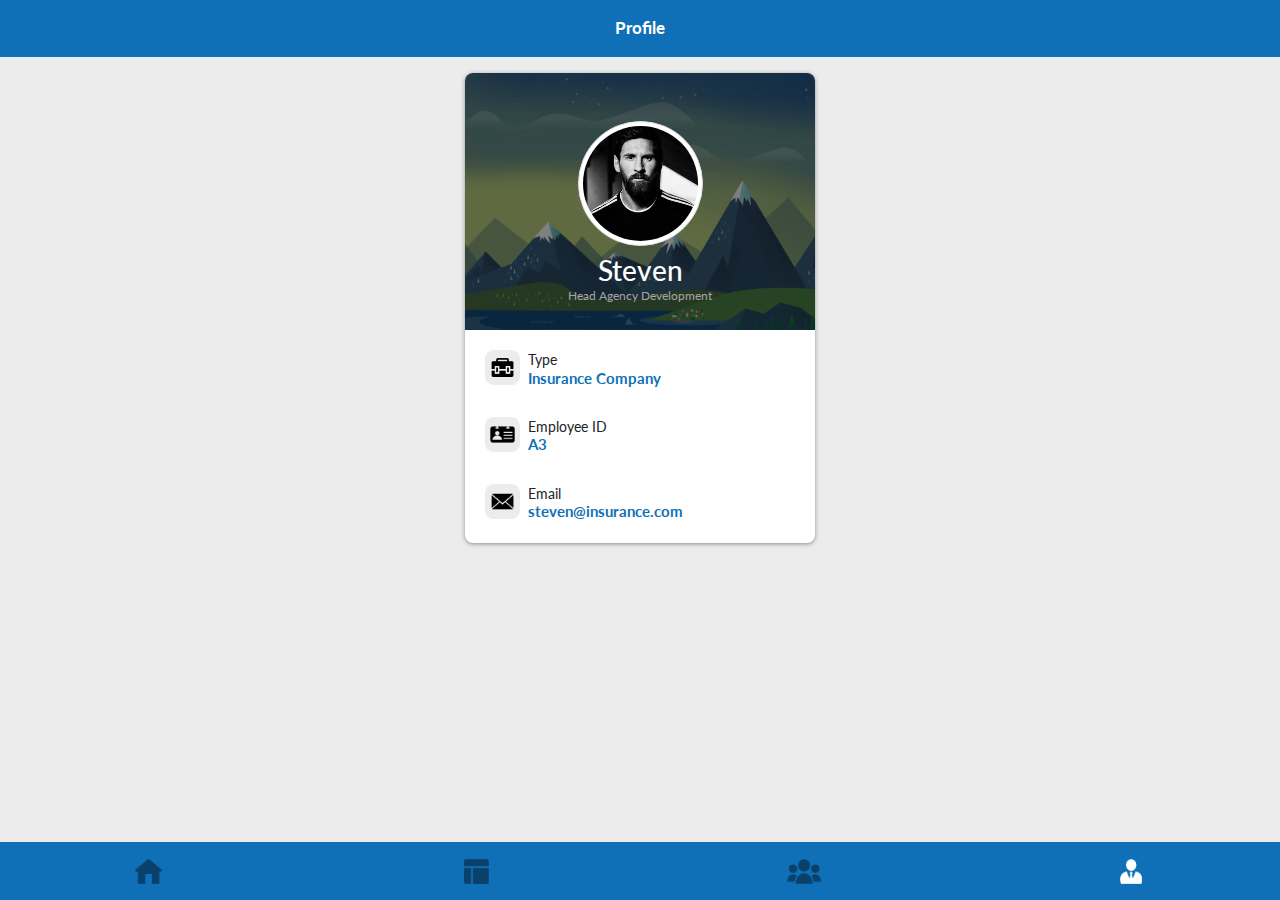
<file: mobile_profile.html>
<!doctype html>
<html>
<head>
<meta charset="utf-8">
<title>KPISoft</title>
<meta charset="utf-8">
<meta name="viewport" content="width=device-width, initial-scale=1">
<meta name="viewport" content="width=device-width, initial-scale=1.0, maximum-scale=1.0, user-scalable=0" />
<link rel="stylesheet" href="https://stackpath.bootstrapcdn.com/bootstrap/4.1.0/css/bootstrap.min.css">
<script src="https://code.jquery.com/jquery-3.3.1.slim.min.js"></script>
<script src="https://cdnjs.cloudflare.com/ajax/libs/popper.js/1.14.0/umd/popper.min.js"></script>
<script src="https://stackpath.bootstrapcdn.com/bootstrap/4.1.0/js/bootstrap.min.js"></script>
<link href="css/stylesheet.css" rel="stylesheet" type="text/css">
</head>

<body>
<!--Open Header-->
<header class="text-center text-white py-3 font-weight-bold font-big">Profile</header>
<!--Close Header-->

<div class="container mb-5">
  <div class="row justify-content-md-center"> 
    
    <!--Open Middle Panel-->
    <div class="col-md-4 mt-3 mb-5">
      <div class="card">
        <div class="card-header text-center pt-5 pb-4 bg-gray pf-bg"> <img src="images/steven.jpg" class="img-thumbnail pf-img">
          <h3 class="m-0 mt-2 text-white">Steven</h3>
          <p class="small">Head Agency Development</p>
        </div>
        <div class="card-body pb-0">
          <ul class="list-unstyled">
            <li class="media"> <img class="pf-icon mr-2" src="images/type.png" alt="">
              <div class="media-body">
                <p class="font-sm">Type</p>
                <b class="pf-tag">Insurance Company</b> </div>
            </li>
            <li class="media my-4"> <img class="pf-icon mr-2" src="images/id.png" alt="">
              <div class="media-body">
                <p class="font-sm">Employee ID</p>
                <b class="pf-tag">A3</b> </div>
            </li>
            <li class="media"> <img class="pf-icon mr-2" src="images/email.png" alt="">
              <div class="media-body">
                <p class="font-sm">Email</p>
                <b class="pf-tag">steven@insurance.com</b> </div>
            </li>
          </ul>
        </div>
      </div>
    </div>
    <!--Close Middle Panel--> 
    
  </div>
</div>

<!--Open Footer-->
<footer class="py-3">
  <div class="row">
    <div class="col-3"><a href="mobile.html"><img src="images/home.png"></a></div>
    <div class="col-3"><a href="mobile_dashboard.html"><img src="images/dashboard1.png"></a></div>
    <div class="col-3"><a href="mobile_myteam.html"><img src="images/team.png"></a></div>
    <div class="col-3"><a href="mobile_profile.html"><img src="images/profile_w.png"></a></div>
  </div>
</footer>
</body>
</html>
</file>
<file: css/stylesheet.css>
@import url('https://fonts.googleapis.com/css?family=Lato:400,700,900');
body {
	font-family: 'Lato', sans-serif;
	font-size: 15px;
	background-color: #ececec;
}
.small, small {
	color: #a5a5a5;
}
p {
	margin: 0px;
}
nav {
	background-color: #0f70b7;
}
.navbar-toggler {
	background-image: url(../images/menu.png);
	background-repeat: no-repeat;
	background-position: center;
}
.font-sm {
	font-size: 90%;
}
.font-big {
	font-size: 110%;
}
.nav-link {
	opacity: 0.7 !important;
}
.nav-link:hover, .nav-link.active {
	opacity: 1 !important;
}
.card {
	border-radius: 8px;
	border: none;
	-webkit-box-shadow: 0 1px 4px rgba(0, 0, 0, 0.4);
	-moz-box-shadow: 0 1px 4px rgba(0, 0, 0, 0.4);
	box-shadow: 0 1px 4px rgba(0, 0, 0, 0.4);
}
.pf-img {
	border-radius: 100%;
	width: 125px;
	height: 125px;
}
.pf-icon {
	background-color: #ececec;
	border-radius: 25%;
	width: 35px;
	height: 35px;
	padding: 5px;
}
.pf-tag {
	color: #0f70b7;
	position: relative;
	top: -4px;
}
.iconDetails {
	margin-left: 2%;
	float: left;
	height: 35px;
	width: 35px;
}
.container2 {
	width: 100%;
	height: auto;
	padding: 1%;
	float: left;
}
.myteam .card-body {
	padding: 15px;
}
.myteam .card-body img {
	border-radius: 100%;
}
.section1 .card-body {
	padding: 6px;
	vertical-align: middle;
}
.section1 .card-body .info {
	background-color: red;
	float: right;
	border-radius: 5px;
	color: #fff;
	font-weight: bold;
}
.section2 {
	background-color: #28394f;
	color: #fff;
}
.tabs .nav-item .nav-link {
	color: #555;
}
.tabs .nav-item .nav-link:hover {
	color: #000;
}
.tabs .nav-item .active {
	color: #000000 !important;
	font-weight: bold;
	border-bottom: solid 4px #0f71b7;
}
.score {
	border-radius: 20px;
	float: right;
	padding: 5px 30px;
	word-wrap: normal;
	font-weight: bold;
	font-size: 130%;
}
.scoreinfo {
	border-radius: 5px;
}
.scoreinfo2 {
	text-align: center;
	padding: 5px 25px;
	border-radius: 20px;
	color: #ffffff;
	font-weight: bold;
	background-color: red;
}
.badge-danger {
	padding: 5px 15px;
	border-radius: 20px;
	position: relative;
	top: -2px;
}
.line {
	width: 100%;
	height: 1px;
	background-color: #b0b0b0;
}
.bg-green {
	background-color: #4ccb25;
}
.bg-yellow {
	background-color: #fdcd2f;
}
.bg-red {
	background-color: #f0161a;
}
.text-green {
	color: #4ccb25;
}
.text-yellow {
	color: #fdcd2f;
}
.text-red {
	color: #f0161a;
}
.pending {
	background-color: #28394f;
	color: #fff;
	border-radius: 8px;
	background-image: url(../images/info.png);
	background-repeat: no-repeat;
	background-position: top right;
	min-height: 100px;
	padding-right: 110px !important;
	font-weight: bold;
}
.profile-img-sm {
	border-radius: 100%;
	width: 35px;
	height: 35px;
}
.profile-img-mobile {
	border-radius: 100%;
	width: 50px;
	height: 50px;
}
.myteam img {
	position: relative;
	top: 3px;
}
.main-tab {
	color: #a5a5a5a;
	border-radius: 5px;
}
.main-tab.active, .main-tab:hover {
	cursor: pointer;
	color: #000;
	font-weight: bold;
	border-bottom: solid 4px #0f70b7;
}
.card-header {
	background-color: #fff;
	border-radius: 0px !important;
	-webkit-border-top-left-radius: 8px !important;
	-webkit-border-top-right-radius: 8px !important;
	-moz-border-radius-topleft: 8px !important;
	-moz-border-radius-topright: 8px !important;
	border-top-left-radius: 8px !important;
	border-top-right-radius: 8px !important;
}
.graph-left {
	background-color: #28394f;
	-webkit-border-top-left-radius: 8px;
	-webkit-border-bottom-left-radius: 8px;
	-moz-border-radius-topleft: 8px;
	-moz-border-radius-bottomleft: 8px;
	border-top-left-radius: 8px;
	border-bottom-left-radius: 8px;
	-webkit-box-shadow: 0 1px 4px rgba(0, 0, 0, 0.4);
	-moz-box-shadow: 0 1px 4px rgba(0, 0, 0, 0.4);
	box-shadow: 0 1px 4px rgba(0, 0, 0, 0.4);
	color: #fff;
	min-height: 400px;
}
.graph-right {
	background-color: #fff;
	-webkit-border-top-right-radius: 8px;
	-webkit-border-bottom-right-radius: 8px;
	-moz-border-radius-topright: 8px;
	-moz-border-radius-bottomright: 8px;
	border-top-right-radius: 8px;
	border-bottom-right-radius: 8px;
	-webkit-box-shadow: 0 1px 4px rgba(0, 0, 0, 0.4);
	-moz-box-shadow: 0 1px 4px rgba(0, 0, 0, 0.4);
	box-shadow: 0 1px 4px rgba(0, 0, 0, 0.4);
	min-height: 400px;
}
.table thead th {
	border: none;
	border-bottom: solid 1px #ececec;
	color: #b0b0b0 !important;
}
.table td, .table th {
	border: none;
	border-bottom: solid 1px #b0b0b0;
	font-weight: normal;
}
.table th {
	color: #ececec !important;
}
.graph-rating {
	width: 10px;
	height: 10px;
	border-radius: 100%;
	color: red;
	margin-left: 10px;
}

@media (max-width: 768px) {
.graph-left {
	border-radius: 8px;
}
.pr-mobile {
	padding-right: 15px !important;
}
.graph-right {
	border-radius: 8px;
}
.pl-mobile {
	padding-left: 15px !important;
}
.nopadding {
	padding: 0px !important;
}
.menu-name {
	color: #fff;
	position: relative;
	top: 4px;
	display: inline-block !important;
}
.display-none-mobile {
	display: none;
}
.display-none-web {
	display: block !important;
}
}
.display-none-web {
	display: none;
}
.menu-name {
	display: none;
}
footer {
	position: fixed;
	left: 0;
	bottom: 0;
	width: 100%;
	background-color: #0f70b7;
	color: white;
	text-align: center;
}
header {
	background-color: #0f70b7;
}
.chat {
	background-color: #fff;
	border-radius: 5px;
}
.bg-chat {
	background-color: #e8e8e8;
	-webkit-border-bottom-right-radius: 8px;
	-webkit-border-bottom-left-radius: 8px;
	-moz-border-radius-bottomright: 8px;
	-moz-border-radius-bottomleft: 8px;
	border-bottom-right-radius: 8px;
	border-bottom-left-radius: 8px;
}
.write-comment {
	border: none;
	width: 100%;
}
.btn-review {
	width: 90%;
	background-color: #1373b9;
	border: none;
	padding: 15px;
	padding-left: 100px;
	border-radius: 5px;
	color: #fff;
	background-image: url(../images/star.png), url(../images/arrow.png);
	background-position: left center, right center;
	background-repeat: no-repeat, no-repeat;
	background-size: contain;
	-webkit-box-shadow: 0 1px 4px rgba(0, 0, 0, 0.4);
	-moz-box-shadow: 0 1px 4px rgba(0, 0, 0, 0.4);
	box-shadow: 0 1px 4px rgba(0, 0, 0, 0.4);
	cursor: pointer;
}
.chat-share img {
	height: 20px;
}
footer img {
	height: 25px;
}
.bg-gray {
	background-color: #ececec !important;
}
.pf-bg {
	background-image: url(../images/pf-bg.png);
	background-size: cover;
}
.comment-drop {
	box-shadow: 0 0px 0px rgba(0, 0, 0, 0) !important;
}
.p-bar {
	background-color: #a5a5a5;
	width: 95%;
	height: 4px;
}
.green-bar, .yellow-bar, .red-bar {
	height: 4px;
}
.green-bar {
	width: 70%;
}
.yellow-bar {
	width: 50%;
}
.red-bar {
	width: 20%;
}
.text-black {
	color: #000000;
}
.published {
	background-color: red;
	border-radius: 20px;
	color: #fff;
}
.pf-box {
	word-break: break-all;
}
</file>
